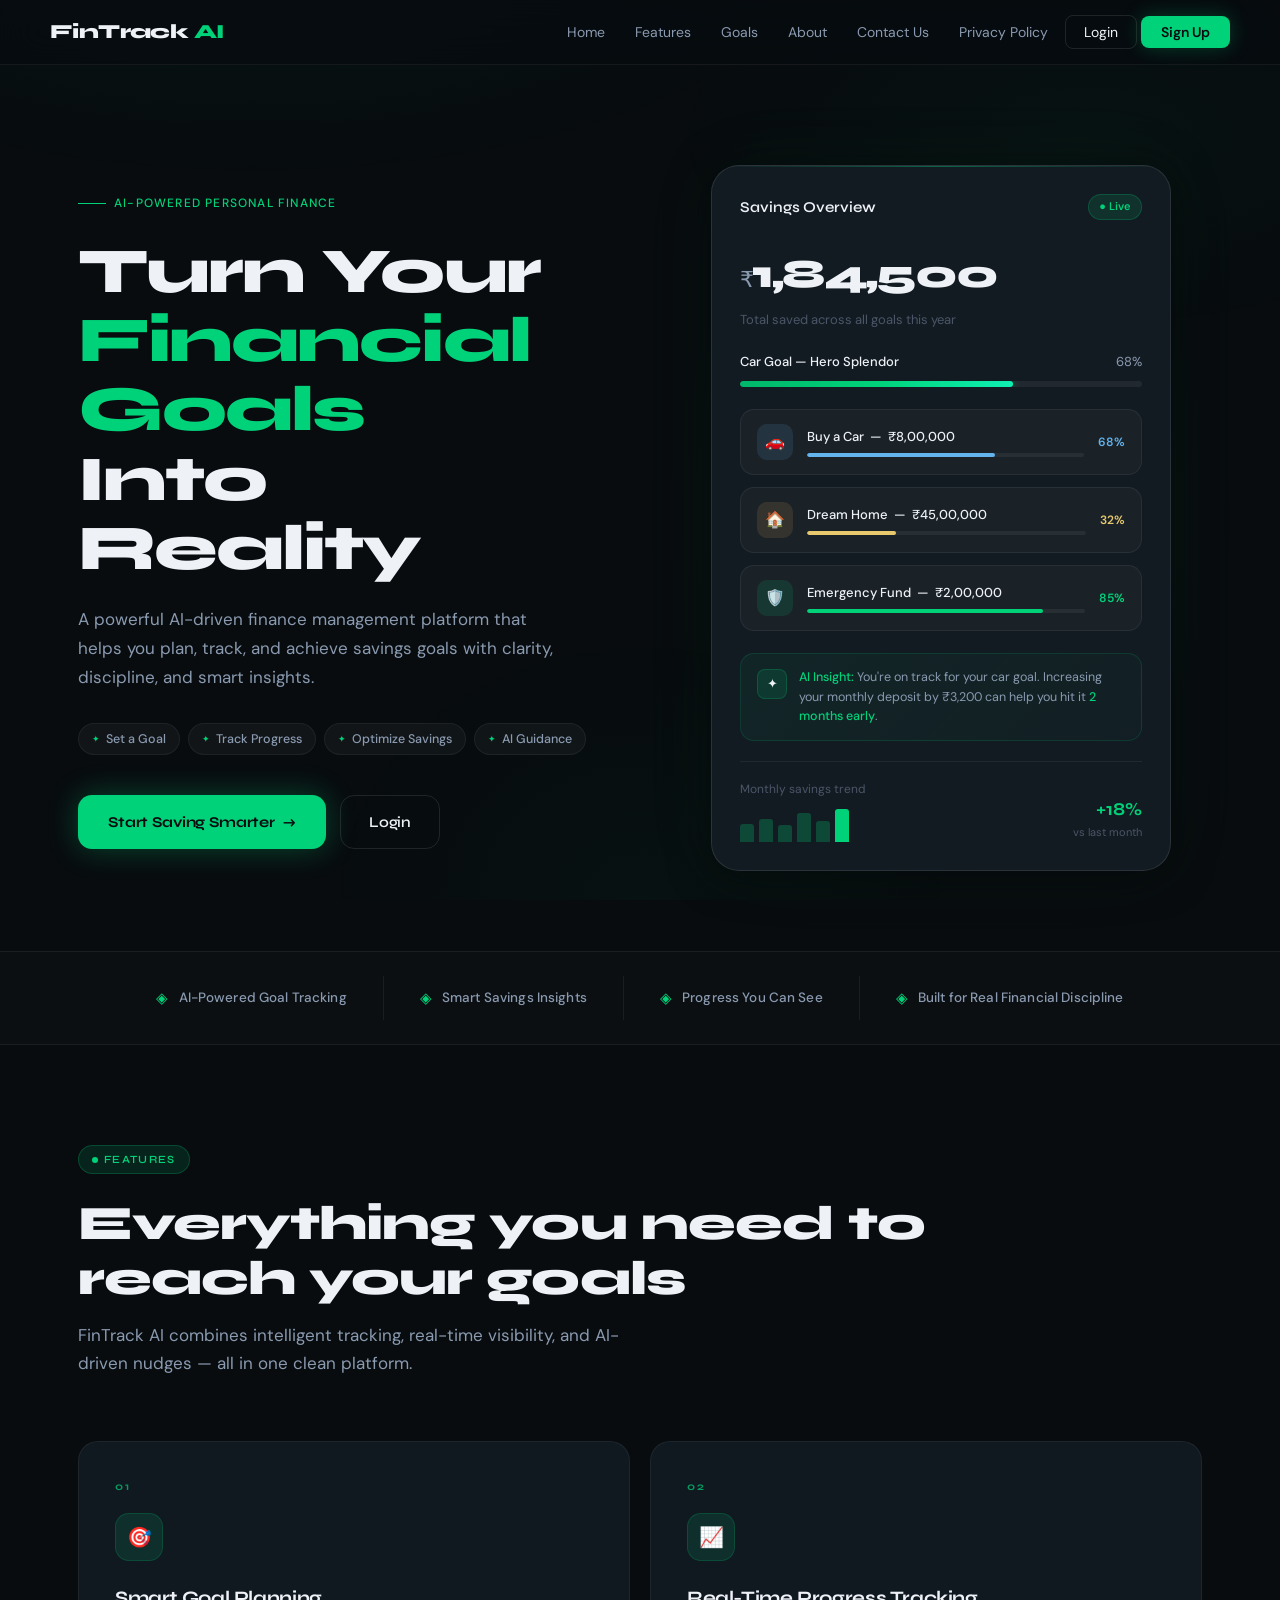
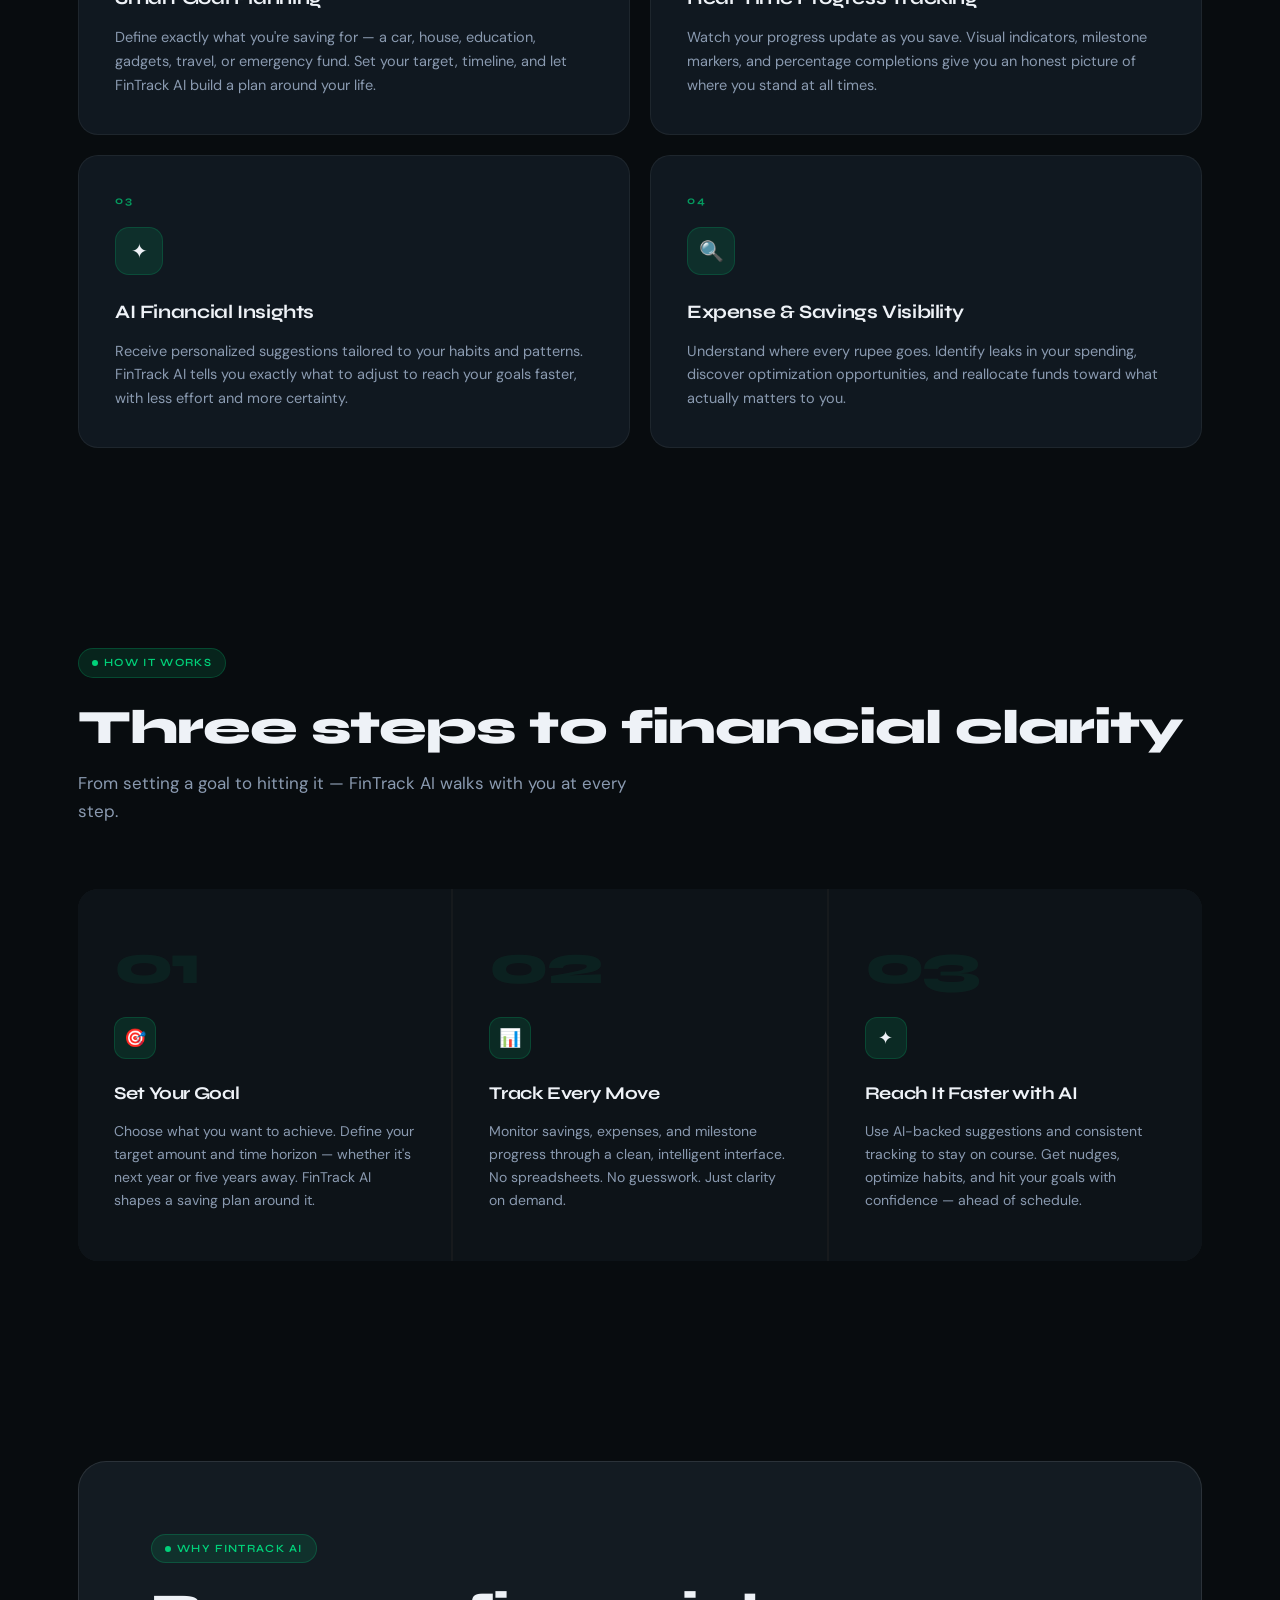
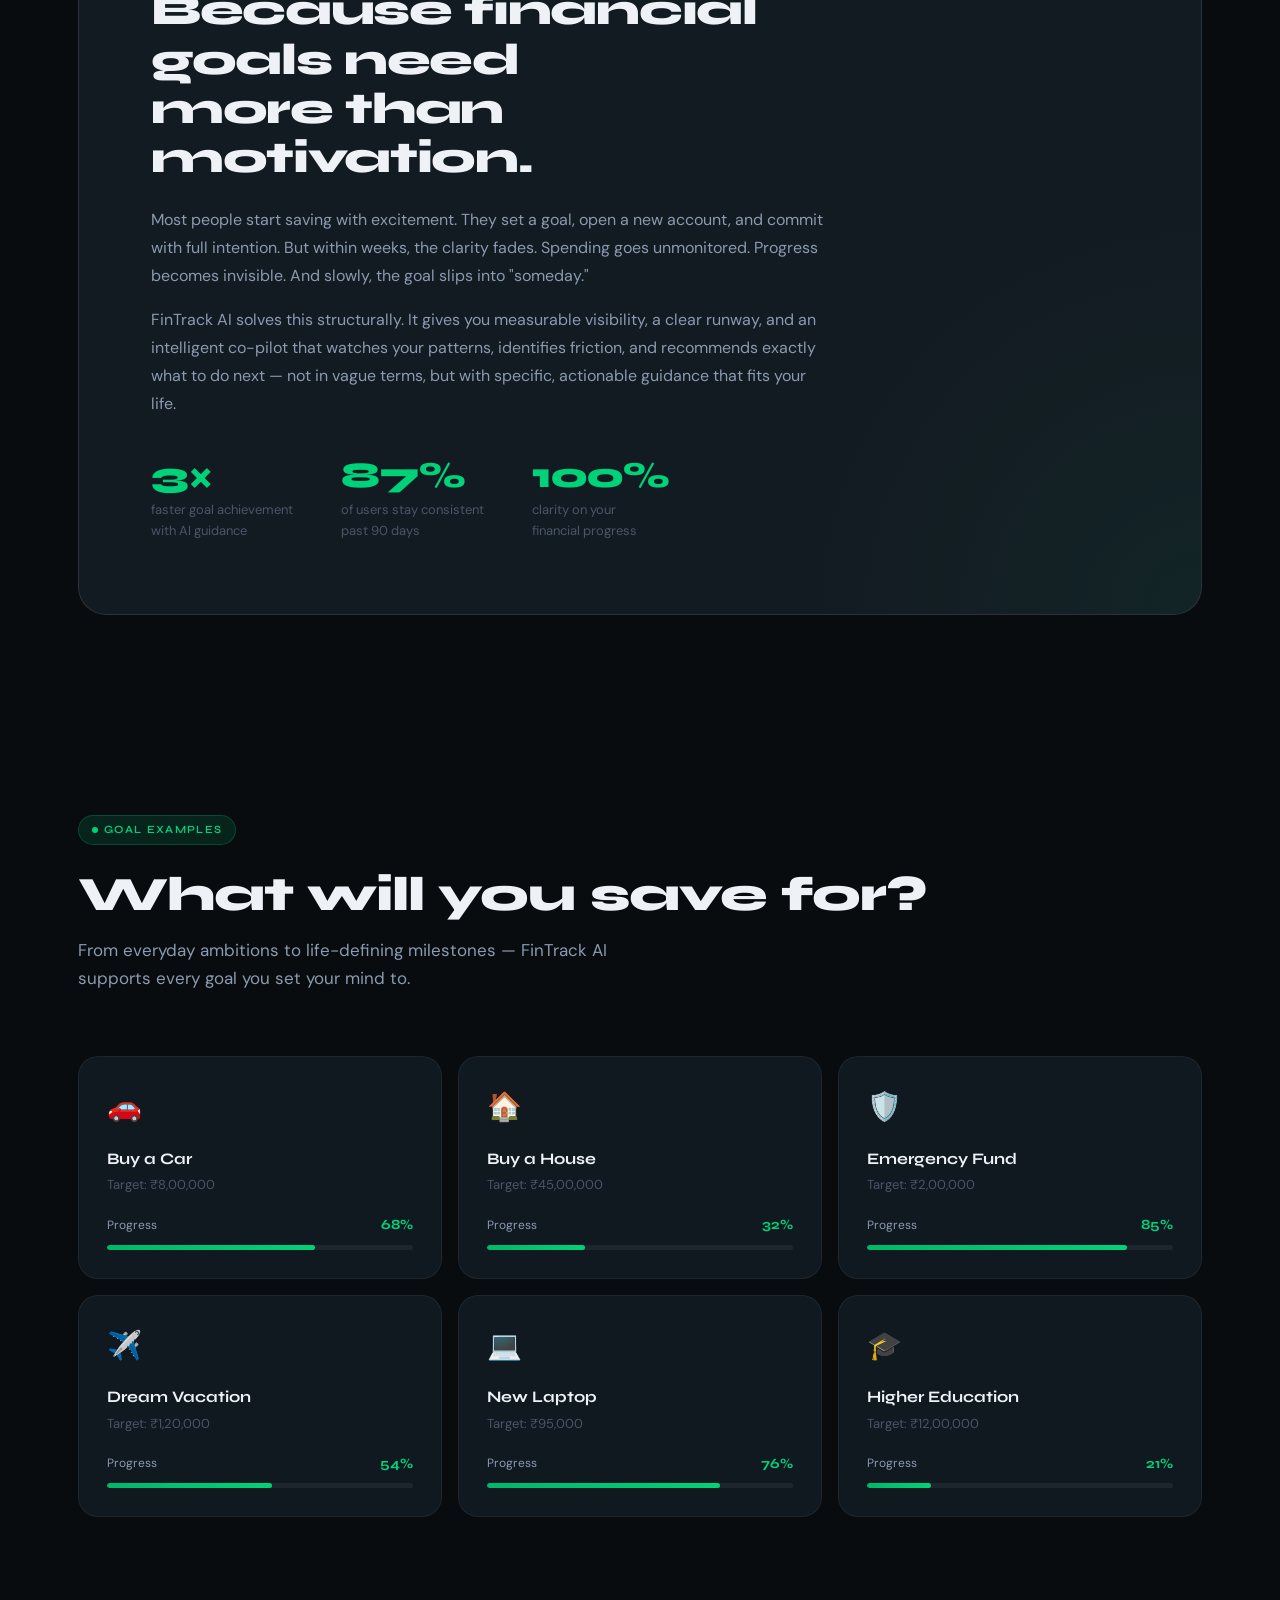
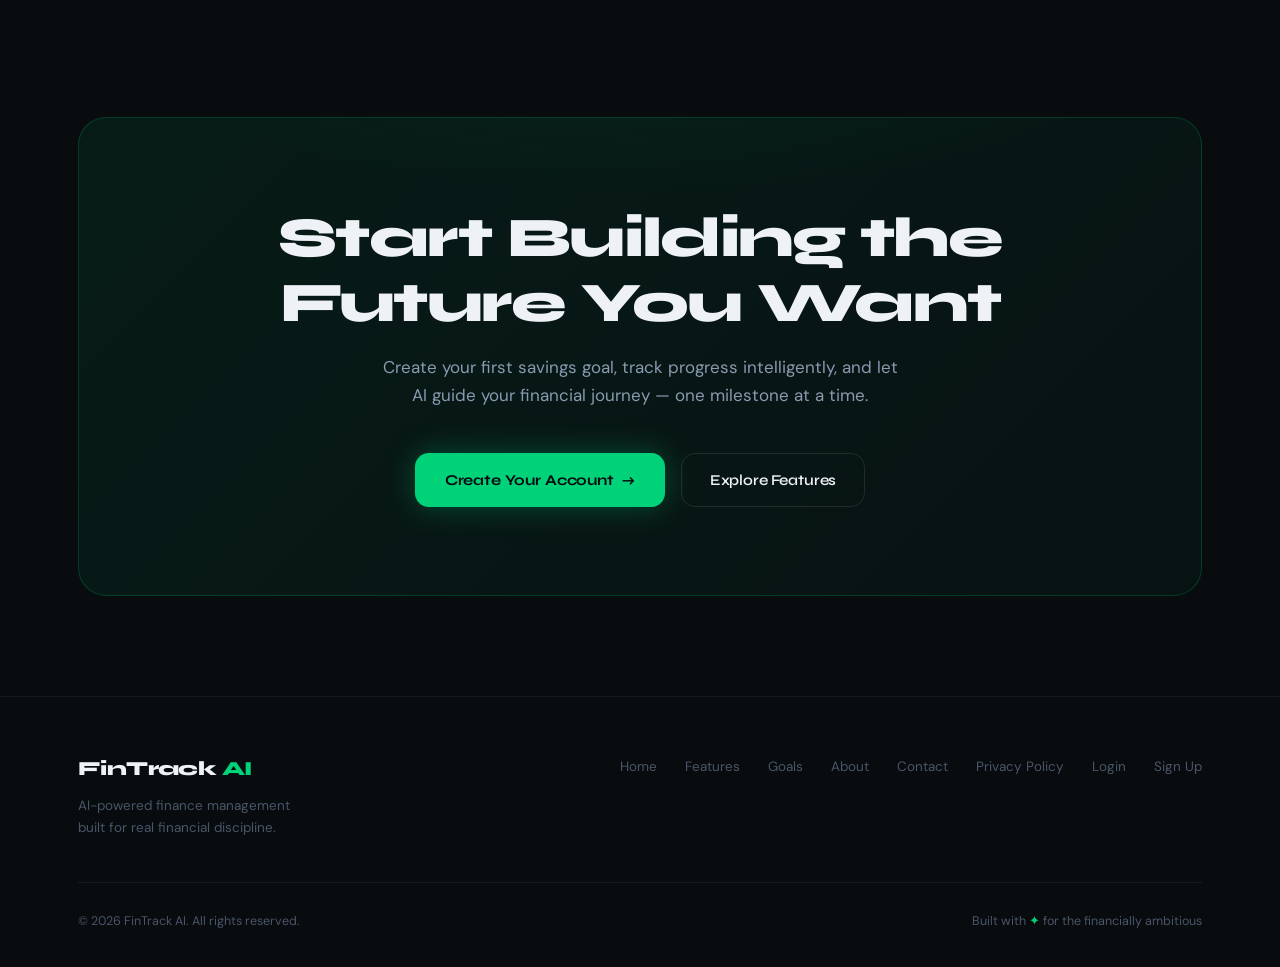
<file: archive/legacy_flask_templates/index.html>
<!DOCTYPE html>
<html lang="en">
<head>
<meta charset="UTF-8">
<meta name="viewport" content="width=device-width, initial-scale=1.0">
<title>FinTrack AI — Turn Financial Goals Into Reality</title>
<style>
  @import url('https://fonts.googleapis.com/css2?family=Syne:wght@400;500;600;700;800&family=DM+Sans:ital,opsz,wght@0,9..40,300;0,9..40,400;0,9..40,500;1,9..40,300&display=swap');

  *, *::before, *::after { box-sizing: border-box; margin: 0; padding: 0; }

  :root {
    --bg-base:        #080c0f;
    --bg-surface:     #0d1318;
    --bg-elevated:    #131b22;
    --bg-card:        #101820;
    --border-subtle:  rgba(255,255,255,0.06);
    --border-mid:     rgba(255,255,255,0.10);
    --accent:         #00d27a;
    --accent-dim:     rgba(0,210,122,0.12);
    --accent-glow:    rgba(0,210,122,0.20);
    --accent-mid:     #00b86a;
    --teal-soft:      #0ff0b3;
    --text-primary:   #eef2f7;
    --text-secondary: #8a9ab0;
    --text-muted:     #4a5568;
    --gold:           #e8c96e;
    --radius-sm:      8px;
    --radius-md:      14px;
    --radius-lg:      20px;
    --radius-xl:      28px;
    --font-display:   'Syne', sans-serif;
    --font-body:      'DM Sans', sans-serif;
    --shadow-card:    0 4px 40px rgba(0,0,0,0.5);
    --shadow-glow:    0 0 60px rgba(0,210,122,0.08);
  }

  html {
    scroll-behavior: smooth;
    -webkit-text-size-adjust: 100%;
  }

  body {
    background: var(--bg-base);
    color: var(--text-primary);
    font-family: var(--font-body);
    font-size: 16px;
    line-height: 1.6;
    overflow-x: hidden;
    -webkit-font-smoothing: antialiased;
    word-wrap: break-word;
  }

  /* ─── BACKGROUND TEXTURE ─── */
  body::before {
    content: '';
    position: fixed;
    inset: 0;
    background:
      radial-gradient(ellipse 80% 50% at 20% -10%, rgba(0,210,122,0.06) 0%, transparent 60%),
      radial-gradient(ellipse 60% 40% at 85% 15%, rgba(0,184,106,0.04) 0%, transparent 55%),
      radial-gradient(ellipse 50% 60% at 50% 100%, rgba(0,210,122,0.03) 0%, transparent 50%);
    pointer-events: none;
    z-index: 0;
  }

  /* ─── UTILITY ─── */
  .container {
    width: 100%;
    max-width: 1180px;
    margin: 0 auto;
    padding: 0 28px;
  }

  .tag {
    display: inline-flex; align-items: center; gap: 6px;
    font-family: var(--font-display); font-size: 11px; font-weight: 600;
    letter-spacing: 0.12em; text-transform: uppercase;
    color: var(--accent); background: var(--accent-dim);
    border: 1px solid rgba(0,210,122,0.22);
    padding: 5px 13px; border-radius: 100px;
    margin-bottom: 22px;
    max-width: 100%;
  }
  .tag::before { content: ''; display: block; width: 6px; height: 6px; border-radius: 50%; background: var(--accent); }

  h1,h2,h3,h4 { font-family: var(--font-display); line-height: 1.15; }

  .section-heading {
    font-size: clamp(30px, 4vw, 48px);
    font-weight: 800;
    letter-spacing: -0.02em;
    margin-bottom: 14px;
    color: var(--text-primary);
    word-break: break-word;
  }
  .section-sub {
    font-size: 17px;
    color: var(--text-secondary);
    max-width: 560px;
    line-height: 1.65;
  }
  .text-accent { color: var(--accent); }
  .section { position: relative; z-index: 1; }

  /* ─── NAVBAR ─── */
  .navbar {
    position: sticky; top: 0; z-index: 100;
    padding: 0 28px;
    border-bottom: 1px solid var(--border-subtle);
    backdrop-filter: blur(20px) saturate(180%);
    -webkit-backdrop-filter: blur(20px) saturate(180%);
    background: rgba(8,12,15,0.82);
  }
  .nav-inner {
    max-width: 1180px; margin: 0 auto;
    display: flex; align-items: center; justify-content: space-between;
    height: 64px;
    gap: 16px;
  }
  .nav-logo {
    font-family: var(--font-display); font-weight: 800; font-size: 20px;
    color: var(--text-primary); text-decoration: none; letter-spacing: -0.03em;
    flex-shrink: 0;
  }
  .nav-logo span { color: var(--accent); }
  .nav-links {
    display: flex; align-items: center; gap: 4px;
    list-style: none;
  }
  .nav-links a {
    font-size: 14px; font-weight: 400;
    color: var(--text-secondary); text-decoration: none;
    padding: 7px 13px; border-radius: var(--radius-sm);
    transition: color 0.2s, background 0.2s;
  }
  .nav-links a:hover { color: var(--text-primary); background: rgba(255,255,255,0.05); }
  .nav-btn-login {
    font-size: 14px; font-weight: 500;
    color: var(--text-primary) !important;
    border: 1px solid var(--border-mid);
    padding: 7px 18px !important;
    border-radius: var(--radius-sm) !important;
    background: transparent !important;
    transition: border-color 0.2s, background 0.2s !important;
  }
  .nav-btn-login:hover { border-color: rgba(255,255,255,0.22) !important; background: rgba(255,255,255,0.06) !important; }
  .nav-btn-signup {
    font-size: 14px; font-weight: 600 !important;
    color: var(--bg-base) !important; background: var(--accent) !important;
    padding: 7px 20px !important; border-radius: var(--radius-sm) !important;
    border: none !important;
    transition: background 0.2s, transform 0.15s, box-shadow 0.2s !important;
    box-shadow: 0 0 20px rgba(0,210,122,0.25);
  }
  .nav-btn-signup:hover { background: var(--teal-soft) !important; box-shadow: 0 0 32px rgba(0,210,122,0.45) !important; transform: translateY(-1px) !important; }

  /* Mobile nav toggle */
  .nav-toggle { display: none; flex-direction: column; gap: 5px; cursor: pointer; padding: 8px; flex-shrink: 0; }
  .nav-toggle span { display: block; width: 22px; height: 2px; background: var(--text-primary); border-radius: 2px; transition: 0.3s; }

  /* ─── HERO ─── */
  .hero {
    min-height: calc(100vh - 64px);
    display: flex; align-items: center;
    padding: 100px 0 80px;
    position: relative; z-index: 1;
    overflow: hidden;
  }
  .hero-inner {
    display: grid; grid-template-columns: minmax(0, 1fr) minmax(0, 1fr);
    gap: 80px; align-items: center;
  }
  .hero-left,
  .hero-visual {
    min-width: 0;
  }
  .hero-eyebrow {
    display: inline-flex; align-items: center; gap: 8px;
    font-size: 12px; font-weight: 500; letter-spacing: 0.1em;
    text-transform: uppercase; color: var(--accent);
    margin-bottom: 24px;
    flex-wrap: wrap;
  }
  .hero-eyebrow span {
    display: inline-block; width: 28px; height: 1px; background: var(--accent);
  }
  .hero-h1 {
    font-size: clamp(38px, 5vw, 66px);
    font-weight: 800; letter-spacing: -0.03em;
    margin-bottom: 22px;
    color: var(--text-primary);
    line-height: 1.08;
    word-break: break-word;
  }
  .hero-h1 em { font-style: normal; color: var(--accent); }
  .hero-sub {
    font-size: 17px; color: var(--text-secondary);
    max-width: 480px; margin-bottom: 32px; line-height: 1.7;
  }
  .hero-pills {
    display: flex; flex-wrap: wrap; gap: 8px;
    margin-bottom: 40px;
  }
  .hero-pill {
    font-size: 12.5px; font-weight: 500;
    color: var(--text-secondary);
    background: rgba(255,255,255,0.04);
    border: 1px solid var(--border-subtle);
    padding: 5px 13px; border-radius: 100px;
    display: flex; align-items: center; gap: 6px;
    max-width: 100%;
  }
  .hero-pill::before { content: '✦'; font-size: 9px; color: var(--accent); }
  .hero-ctas { display: flex; gap: 14px; flex-wrap: wrap; }
  .btn-primary {
    display: inline-flex; align-items: center; justify-content: center; gap: 8px;
    padding: 14px 30px; border-radius: var(--radius-md);
    background: var(--accent); color: var(--bg-base);
    font-family: var(--font-display); font-weight: 700; font-size: 15px;
    text-decoration: none; border: none; cursor: pointer;
    transition: background 0.2s, box-shadow 0.2s, transform 0.15s;
    box-shadow: 0 0 30px rgba(0,210,122,0.3);
    letter-spacing: -0.01em;
    text-align: center;
  }
  .btn-primary:hover { background: var(--teal-soft); box-shadow: 0 0 50px rgba(0,210,122,0.5); transform: translateY(-2px); }
  .btn-primary .arrow { transition: transform 0.2s; }
  .btn-primary:hover .arrow { transform: translateX(4px); }
  .btn-secondary {
    display: inline-flex; align-items: center; justify-content: center; gap: 8px;
    padding: 14px 28px; border-radius: var(--radius-md);
    background: transparent; color: var(--text-primary);
    font-family: var(--font-display); font-weight: 600; font-size: 15px;
    text-decoration: none; border: 1px solid var(--border-mid); cursor: pointer;
    transition: border-color 0.2s, background 0.2s, transform 0.15s;
    letter-spacing: -0.01em;
    text-align: center;
  }
  .btn-secondary:hover { border-color: rgba(255,255,255,0.25); background: rgba(255,255,255,0.05); transform: translateY(-2px); }

  /* ─── DASHBOARD MOCK ─── */
  .hero-visual {
    display: flex; justify-content: center; align-items: center;
    position: relative;
    width: 100%;
  }
  .hero-visual::before {
    content: '';
    position: absolute; inset: -40px;
    background: radial-gradient(ellipse at center, rgba(0,210,122,0.07) 0%, transparent 70%);
    pointer-events: none;
  }
  .dashboard-card {
    width: 100%; max-width: 460px;
    background: var(--bg-elevated);
    border: 1px solid var(--border-mid);
    border-radius: var(--radius-xl);
    padding: 28px;
    box-shadow: var(--shadow-card), 0 0 80px rgba(0,210,122,0.06);
    position: relative; overflow: hidden;
  }
  .dashboard-card::before {
    content: '';
    position: absolute; top: 0; left: 0; right: 0; height: 1px;
    background: linear-gradient(90deg, transparent, rgba(0,210,122,0.4), transparent);
  }
  .dc-header {
    display: flex; justify-content: space-between; align-items: center;
    gap: 12px;
    margin-bottom: 22px;
    flex-wrap: wrap;
  }
  .dc-title { font-family: var(--font-display); font-size: 15px; font-weight: 600; color: var(--text-primary); }
  .dc-badge {
    font-size: 11px; font-weight: 600;
    background: var(--accent-dim); color: var(--accent);
    border: 1px solid rgba(0,210,122,0.22);
    padding: 3px 10px; border-radius: 100px;
  }
  .dc-amount {
    font-family: var(--font-display); font-size: 40px; font-weight: 800;
    letter-spacing: -0.04em; color: var(--text-primary);
    margin-bottom: 4px;
    word-break: break-word;
  }
  .dc-amount span { font-size: 22px; color: var(--text-secondary); font-weight: 500; }
  .dc-subtitle { font-size: 13px; color: var(--text-muted); margin-bottom: 22px; }
  .dc-goal-label {
    display: flex; justify-content: space-between;
    gap: 10px;
    font-size: 13px; color: var(--text-secondary); margin-bottom: 8px;
    flex-wrap: wrap;
  }
  .dc-goal-label strong { color: var(--text-primary); font-weight: 500; }
  .progress-track {
    height: 6px; background: rgba(255,255,255,0.06);
    border-radius: 100px; margin-bottom: 22px; overflow: hidden;
  }
  .progress-fill {
    height: 100%; border-radius: 100px;
    background: linear-gradient(90deg, var(--accent-mid), var(--accent), var(--teal-soft));
    box-shadow: 0 0 10px rgba(0,210,122,0.5);
    animation: fillBar 2s ease-out forwards;
  }
  @keyframes fillBar { from { width: 0; } }
  .dc-goals { display: flex; flex-direction: column; gap: 12px; margin-bottom: 22px; }
  .dc-goal-item {
    background: rgba(255,255,255,0.03);
    border: 1px solid var(--border-subtle);
    border-radius: var(--radius-md);
    padding: 14px 16px;
    display: flex; align-items: center; gap: 14px;
    min-width: 0;
  }
  .dc-goal-icon {
    width: 36px; height: 36px; border-radius: 10px;
    display: flex; align-items: center; justify-content: center;
    font-size: 16px; flex-shrink: 0;
  }
  .icon-car { background: rgba(99,179,237,0.12); }
  .icon-house { background: rgba(246,173,85,0.12); }
  .icon-emergency { background: rgba(0,210,122,0.12); }
  .dc-goal-info { flex: 1; min-width: 0; }
  .dc-goal-name { font-size: 13px; font-weight: 500; color: var(--text-primary); margin-bottom: 5px; word-break: break-word; }
  .mini-track { height: 4px; background: rgba(255,255,255,0.06); border-radius: 100px; overflow: hidden; }
  .mini-fill-car  { height: 100%; border-radius: 100px; background: #63b3ed; width: 68%; }
  .mini-fill-house{ height: 100%; border-radius: 100px; background: var(--gold); width: 32%; }
  .mini-fill-em   { height: 100%; border-radius: 100px; background: var(--accent); width: 85%; }
  .dc-goal-pct { font-size: 12px; font-weight: 600; flex-shrink: 0; }
  .pct-blue { color: #63b3ed; }
  .pct-gold { color: var(--gold); }
  .pct-green { color: var(--accent); }
  .dc-ai-tip {
    background: linear-gradient(135deg, rgba(0,210,122,0.06), rgba(0,210,122,0.02));
    border: 1px solid rgba(0,210,122,0.15);
    border-radius: var(--radius-md); padding: 14px 16px;
    display: flex; gap: 12px; align-items: flex-start;
    min-width: 0;
  }
  .ai-icon {
    width: 30px; height: 30px; border-radius: 8px;
    background: var(--accent-dim); border: 1px solid rgba(0,210,122,0.2);
    display: flex; align-items: center; justify-content: center;
    font-size: 13px; flex-shrink: 0; margin-top: 1px;
  }
  .ai-tip-text { font-size: 12.5px; color: var(--text-secondary); line-height: 1.55; }
  .ai-tip-text strong { color: var(--accent); font-weight: 500; }
  .dc-trend {
    margin-top: 20px; padding-top: 18px;
    border-top: 1px solid var(--border-subtle);
    display: flex; justify-content: space-between; align-items: flex-end;
    gap: 16px;
    flex-wrap: wrap;
  }
  .dc-trend-label { font-size: 12px; color: var(--text-muted); margin-bottom: 6px; }
  .dc-trend-bars { display: flex; align-items: flex-end; gap: 5px; height: 36px; }
  .trend-bar {
    width: 14px; border-radius: 3px 3px 0 0;
    background: rgba(0,210,122,0.25);
    transition: background 0.2s;
  }
  .trend-bar.active { background: var(--accent); }
  .trend-bar:hover { background: var(--teal-soft); }
  .dc-trend-stat { text-align: right; }
  .dc-trend-val { font-family: var(--font-display); font-size: 18px; font-weight: 700; color: var(--accent); }
  .dc-trend-desc { font-size: 11px; color: var(--text-muted); }

  /* ─── TRUST STRIP ─── */
  .trust-strip {
    padding: 24px 0;
    border-top: 1px solid var(--border-subtle);
    border-bottom: 1px solid var(--border-subtle);
    background: rgba(255,255,255,0.015);
    position: relative; z-index: 1;
  }
  .trust-inner {
    display: flex; justify-content: center; align-items: center;
    flex-wrap: wrap; gap: 0;
  }
  .trust-item {
    display: flex; align-items: center; justify-content: center; gap: 10px;
    padding: 10px 36px;
    font-size: 13.5px; font-weight: 500; color: var(--text-secondary);
    border-right: 1px solid var(--border-subtle);
    letter-spacing: 0.01em;
    text-align: center;
  }
  .trust-item:last-child { border-right: none; }
  .trust-item .ti-icon { font-size: 15px; color: var(--accent); flex-shrink: 0; }

  /* ─── FEATURES ─── */
  .features { padding: 100px 0; position: relative; z-index: 1; }
  .section-header { margin-bottom: 64px; }
  .features-grid {
    display: grid; grid-template-columns: repeat(2, minmax(0, 1fr));
    gap: 20px;
  }
  .feature-card {
    background: var(--bg-card);
    border: 1px solid var(--border-subtle);
    border-radius: var(--radius-lg);
    padding: 36px; position: relative; overflow: hidden;
    transition: border-color 0.25s, transform 0.25s, box-shadow 0.25s;
    cursor: default;
    min-width: 0;
  }
  .feature-card::before {
    content: '';
    position: absolute; inset: 0;
    background: radial-gradient(ellipse 60% 60% at 0% 0%, rgba(0,210,122,0.04) 0%, transparent 70%);
    opacity: 0; transition: opacity 0.3s;
  }
  .feature-card:hover { border-color: rgba(0,210,122,0.22); transform: translateY(-4px); box-shadow: 0 20px 60px rgba(0,0,0,0.4), 0 0 40px rgba(0,210,122,0.05); }
  .feature-card:hover::before { opacity: 1; }
  .feature-number {
    font-family: var(--font-display); font-size: 11px; font-weight: 700;
    letter-spacing: 0.15em; color: var(--accent);
    text-transform: uppercase; margin-bottom: 18px;
    opacity: 0.7;
  }
  .feature-icon {
    width: 48px; height: 48px; border-radius: 14px;
    background: var(--accent-dim); border: 1px solid rgba(0,210,122,0.18);
    display: flex; align-items: center; justify-content: center;
    font-size: 20px; margin-bottom: 22px;
  }
  .feature-title {
    font-family: var(--font-display); font-size: 19px; font-weight: 700;
    color: var(--text-primary); margin-bottom: 12px; letter-spacing: -0.02em;
    word-break: break-word;
  }
  .feature-desc { font-size: 14.5px; color: var(--text-secondary); line-height: 1.65; }

  /* ─── HOW IT WORKS ─── */
  .hiw { padding: 100px 0; position: relative; z-index: 1; }
  .hiw-grid {
    display: grid; grid-template-columns: repeat(3, minmax(0, 1fr));
    gap: 2px; margin-top: 64px;
    background: var(--border-subtle); border-radius: var(--radius-lg);
    overflow: hidden;
  }
  .hiw-step {
    background: var(--bg-surface); padding: 48px 36px;
    position: relative;
    transition: background 0.25s;
    min-width: 0;
  }
  .hiw-step:hover { background: var(--bg-elevated); }
  .hiw-step-num {
    font-family: var(--font-display); font-size: 56px; font-weight: 800;
    color: rgba(0,210,122,0.08); line-height: 1;
    margin-bottom: 24px; letter-spacing: -0.05em;
  }
  .hiw-step-icon {
    width: 42px; height: 42px; border-radius: 12px;
    background: var(--accent-dim); border: 1px solid rgba(0,210,122,0.18);
    display: flex; align-items: center; justify-content: center;
    font-size: 18px; margin-bottom: 20px;
  }
  .hiw-step-title {
    font-family: var(--font-display); font-size: 18px; font-weight: 700;
    color: var(--text-primary); margin-bottom: 12px; letter-spacing: -0.02em;
  }
  .hiw-step-desc { font-size: 14px; color: var(--text-secondary); line-height: 1.65; }

  /* ─── WHY SECTION ─── */
  .why { padding: 100px 0; position: relative; z-index: 1; }
  .why-inner {
    background: var(--bg-elevated);
    border: 1px solid var(--border-mid);
    border-radius: var(--radius-xl);
    padding: 72px; position: relative; overflow: hidden;
  }
  .why-inner::before {
    content: '';
    position: absolute; top: -1px; left: 50%; transform: translateX(-50%);
    width: 200px; height: 1px;
    background: linear-gradient(90deg, transparent, var(--accent), transparent);
  }
  .why-inner::after {
    content: '';
    position: absolute; bottom: 0; right: 0;
    width: 400px; height: 400px;
    background: radial-gradient(ellipse at bottom right, rgba(0,210,122,0.05) 0%, transparent 70%);
    pointer-events: none;
  }
  .why-content { max-width: 680px; position: relative; z-index: 1; }
  .why-heading {
    font-size: clamp(28px, 3.5vw, 44px); font-weight: 800;
    letter-spacing: -0.03em; margin-bottom: 24px; line-height: 1.12;
    word-break: break-word;
  }
  .why-text { font-size: 16px; color: var(--text-secondary); line-height: 1.75; margin-bottom: 16px; }
  .why-stats {
    display: flex; gap: 48px; margin-top: 40px;
    flex-wrap: wrap;
  }
  .why-stat {}
  .why-stat-val {
    font-family: var(--font-display); font-size: 36px; font-weight: 800;
    color: var(--accent); letter-spacing: -0.04em; line-height: 1;
    margin-bottom: 6px;
  }
  .why-stat-label { font-size: 13px; color: var(--text-muted); }

  /* ─── GOAL SHOWCASE ─── */
  .showcase { padding: 100px 0; position: relative; z-index: 1; }
  .goals-grid {
    display: grid; grid-template-columns: repeat(3, minmax(0, 1fr));
    gap: 16px; margin-top: 64px;
  }
  .goal-card {
    background: var(--bg-card);
    border: 1px solid var(--border-subtle);
    border-radius: var(--radius-lg); padding: 28px;
    transition: border-color 0.25s, transform 0.25s, box-shadow 0.25s;
    cursor: default;
    min-width: 0;
  }
  .goal-card:hover { border-color: rgba(0,210,122,0.2); transform: translateY(-4px); box-shadow: 0 16px 48px rgba(0,0,0,0.35); }
  .goal-emoji { font-size: 28px; margin-bottom: 16px; display: block; }
  .goal-name {
    font-family: var(--font-display); font-size: 16px; font-weight: 700;
    color: var(--text-primary); margin-bottom: 4px;
    word-break: break-word;
  }
  .goal-target { font-size: 13px; color: var(--text-muted); margin-bottom: 18px; }
  .goal-progress-row { display: flex; justify-content: space-between; align-items: center; gap: 12px; margin-bottom: 8px; flex-wrap: wrap; }
  .goal-pct-label { font-size: 12px; color: var(--text-secondary); }
  .goal-pct-val { font-family: var(--font-display); font-size: 14px; font-weight: 700; color: var(--accent); }
  .goal-track { height: 5px; background: rgba(255,255,255,0.06); border-radius: 100px; overflow: hidden; }
  .goal-fill { height: 100%; border-radius: 100px; background: linear-gradient(90deg, var(--accent-mid), var(--accent)); }

  /* ─── CTA SECTION ─── */
  .cta-section { padding: 100px 0; position: relative; z-index: 1; }
  .cta-box {
    background: linear-gradient(135deg, rgba(0,210,122,0.08), rgba(0,184,106,0.04));
    border: 1px solid rgba(0,210,122,0.2);
    border-radius: var(--radius-xl);
    padding: 88px 72px; text-align: center; position: relative; overflow: hidden;
  }
  .cta-box::before {
    content: '';
    position: absolute; top: -1px; left: 50%; transform: translateX(-50%);
    width: 300px; height: 1px;
    background: linear-gradient(90deg, transparent, var(--accent), transparent);
  }
  .cta-box::after {
    content: '';
    position: absolute; inset: 0;
    background: radial-gradient(ellipse 80% 60% at 50% -20%, rgba(0,210,122,0.07) 0%, transparent 60%);
    pointer-events: none;
  }
  .cta-heading {
    font-size: clamp(32px, 4.5vw, 56px); font-weight: 800;
    letter-spacing: -0.03em; margin-bottom: 18px; position: relative; z-index: 1;
    word-break: break-word;
  }
  .cta-sub {
    font-size: 17px; color: var(--text-secondary);
    max-width: 520px; margin: 0 auto 44px; line-height: 1.65; position: relative; z-index: 1;
  }
  .cta-btns { display: flex; justify-content: center; gap: 16px; flex-wrap: wrap; position: relative; z-index: 1; }

  /* ─── FOOTER ─── */
  footer {
    padding: 56px 0 36px;
    border-top: 1px solid var(--border-subtle);
    position: relative; z-index: 1;
  }
  .footer-inner {
    display: flex; justify-content: space-between; align-items: flex-start;
    flex-wrap: wrap; gap: 32px; margin-bottom: 44px;
  }
  .footer-brand {}
  .footer-logo {
    font-family: var(--font-display); font-size: 20px; font-weight: 800;
    color: var(--text-primary); text-decoration: none; letter-spacing: -0.03em;
    display: block; margin-bottom: 10px;
  }
  .footer-logo span { color: var(--accent); }
  .footer-tagline { font-size: 13.5px; color: var(--text-muted); max-width: 220px; line-height: 1.6; }
  .footer-links { display: flex; flex-wrap: wrap; gap: 8px 28px; list-style: none; align-items: center; }
  .footer-links a { font-size: 13.5px; color: var(--text-muted); text-decoration: none; transition: color 0.2s; }
  .footer-links a:hover { color: var(--text-primary); }
  .footer-bottom {
    padding-top: 28px; border-top: 1px solid var(--border-subtle);
    display: flex; justify-content: space-between; align-items: center; flex-wrap: wrap; gap: 12px;
  }
  .footer-copy { font-size: 12.5px; color: var(--text-muted); }
  .footer-accent { font-size: 12.5px; color: var(--text-muted); }
  .footer-accent span { color: var(--accent); }

  /* ─── RESPONSIVE ─── */
  @media (max-width: 1200px) {
    .container,
    .nav-inner {
      max-width: 100%;
    }
  }

  @media (max-width: 1024px) {
    .container {
      padding: 0 24px;
    }

    .hero-inner { grid-template-columns: 1fr; gap: 60px; }
    .hero-visual { max-width: 500px; margin: 0 auto; width: 100%; }
    .dashboard-card { max-width: 100%; }
    .features-grid { grid-template-columns: 1fr; }
    .goals-grid { grid-template-columns: repeat(2, minmax(0, 1fr)); }
    .why-inner { padding: 48px; }
    .cta-box { padding: 60px 40px; }
  }

  @media (max-width: 768px) {
    .container {
      padding: 0 20px;
    }

    .navbar {
      padding: 0 20px;
    }

    .nav-links {
      display: none;
      flex-direction: column;
      gap: 2px;
      position: absolute;
      top: 64px;
      left: 0;
      right: 0;
      background: rgba(8,12,15,0.98);
      border-bottom: 1px solid var(--border-subtle);
      padding: 12px 20px 20px;
      backdrop-filter: blur(20px);
      -webkit-backdrop-filter: blur(20px);
    }
    .nav-links.open { display: flex; }
    .nav-links li { width: 100%; }
    .nav-links a { display: block; width: 100%; padding: 10px 14px; }
    .nav-toggle { display: flex; }
    .navbar { position: sticky; }

    .hero {
      min-height: auto;
      padding: 72px 0 64px;
    }

    .hero-sub,
    .section-sub,
    .cta-sub {
      max-width: 100%;
    }

    .dashboard-card {
      padding: 22px;
    }

    .dc-amount {
      font-size: 34px;
    }

    .hiw-grid { grid-template-columns: 1fr; }
    .goals-grid { grid-template-columns: 1fr; }

    .trust-item {
      padding: 10px 20px;
      font-size: 12.5px;
      border-right: none;
      border-bottom: 1px solid var(--border-subtle);
      width: 50%;
    }
    .trust-item:last-child,
    .trust-item:nth-last-child(2):nth-child(odd) { border-bottom: none; }

    .why-inner { padding: 36px 28px; }
    .why-stats { gap: 32px; }
    .cta-box { padding: 48px 28px; }
    .footer-inner { flex-direction: column; }
    .footer-bottom { flex-direction: column; align-items: flex-start; }
  }

  @media (max-width: 600px) {
    .dc-goal-item {
      align-items: flex-start;
    }

    .dc-trend {
      align-items: flex-start;
    }

    .dc-trend-stat {
      text-align: left;
    }

    .trust-item {
      width: 100%;
      border-bottom: 1px solid var(--border-subtle);
    }

    .trust-item:last-child {
      border-bottom: none;
    }
  }

  @media (max-width: 480px) {
    .container {
      padding: 0 16px;
    }

    .navbar {
      padding: 0 16px;
    }

    .hero { padding: 60px 0 60px; }
    .features, .hiw, .why, .showcase, .cta-section { padding: 70px 0; }

    .hero-ctas,
    .cta-btns {
      flex-direction: column;
    }

    .btn-primary,
    .btn-secondary {
      width: 100%;
      justify-content: center;
    }

    .dashboard-card,
    .feature-card,
    .goal-card,
    .hiw-step {
      padding-left: 20px;
      padding-right: 20px;
    }

    .why-inner,
    .cta-box {
      padding-left: 20px;
      padding-right: 20px;
    }

    .dc-amount {
      font-size: 30px;
    }

    .dc-amount span {
      font-size: 18px;
    }

    .why-stat-val {
      font-size: 30px;
    }

    .hiw-step-num {
      font-size: 48px;
    }
  }
</style>
</head>
<body>

<!-- ───────────── NAVBAR ───────────── -->
<nav class="navbar">
  <div class="nav-inner">
    <a href="/" class="nav-logo">FinTrack <span>AI</span></a>
    <div class="nav-toggle" id="navToggle" aria-label="Toggle menu" role="button" tabindex="0">
      <span></span><span></span><span></span>
    </div>
    <ul class="nav-links" id="navLinks">
      <li><a href="/">Home</a></li>
      <li><a href="/features">Features</a></li>
      <li><a href="/goals">Goals</a></li>
      <li><a href="/about">About</a></li>
      <li><a href="/contact">Contact Us</a></li>
      <li><a href="/privacy">Privacy Policy</a></li>
      <li><a href="/login" class="nav-btn-login">Login</a></li>
      <li><a href="/signup" class="nav-btn-signup">Sign Up</a></li>
    </ul>
  </div>
</nav>

<!-- ───────────── HERO ───────────── -->
<section class="hero section">
  <div class="container">
    <div class="hero-inner">
      <!-- LEFT -->
      <div class="hero-left">
        <div class="hero-eyebrow"><span></span>AI-Powered Personal Finance</div>
        <h1 class="hero-h1">Turn Your<br><em>Financial Goals</em><br>Into Reality</h1>
        <p class="hero-sub">A powerful AI-driven finance management platform that helps you plan, track, and achieve savings goals with clarity, discipline, and smart insights.</p>
        <div class="hero-pills">
          <span class="hero-pill">Set a Goal</span>
          <span class="hero-pill">Track Progress</span>
          <span class="hero-pill">Optimize Savings</span>
          <span class="hero-pill">AI Guidance</span>
        </div>
        <div class="hero-ctas">
          <a href="/signup" class="btn-primary">Start Saving Smarter <span class="arrow">→</span></a>
          <a href="/login" class="btn-secondary">Login</a>
        </div>
      </div>
      <!-- RIGHT: DASHBOARD MOCK -->
      <div class="hero-visual">
        <div class="dashboard-card">
          <div class="dc-header">
            <div class="dc-title">Savings Overview</div>
            <div class="dc-badge">● Live</div>
          </div>
          <div class="dc-amount"><span>₹</span>1,84,500</div>
          <div class="dc-subtitle">Total saved across all goals this year</div>

          <div class="dc-goal-label">
            <strong>Car Goal — Hero Splendor</strong>
            <span>68%</span>
          </div>
          <div class="progress-track">
            <div class="progress-fill" style="width:68%"></div>
          </div>

          <div class="dc-goals">
            <div class="dc-goal-item">
              <div class="dc-goal-icon icon-car">🚗</div>
              <div class="dc-goal-info">
                <div class="dc-goal-name">Buy a Car &nbsp;—&nbsp; ₹8,00,000</div>
                <div class="mini-track"><div class="mini-fill-car"></div></div>
              </div>
              <div class="dc-goal-pct pct-blue">68%</div>
            </div>
            <div class="dc-goal-item">
              <div class="dc-goal-icon icon-house">🏠</div>
              <div class="dc-goal-info">
                <div class="dc-goal-name">Dream Home &nbsp;—&nbsp; ₹45,00,000</div>
                <div class="mini-track"><div class="mini-fill-house"></div></div>
              </div>
              <div class="dc-goal-pct pct-gold">32%</div>
            </div>
            <div class="dc-goal-item">
              <div class="dc-goal-icon icon-emergency">🛡️</div>
              <div class="dc-goal-info">
                <div class="dc-goal-name">Emergency Fund &nbsp;—&nbsp; ₹2,00,000</div>
                <div class="mini-track"><div class="mini-fill-em"></div></div>
              </div>
              <div class="dc-goal-pct pct-green">85%</div>
            </div>
          </div>

          <div class="dc-ai-tip">
            <div class="ai-icon">✦</div>
            <div class="ai-tip-text">
              <strong>AI Insight:</strong> You're on track for your car goal. Increasing your monthly deposit by ₹3,200 can help you hit it <strong>2 months early</strong>.
            </div>
          </div>

          <div class="dc-trend">
            <div>
              <div class="dc-trend-label">Monthly savings trend</div>
              <div class="dc-trend-bars">
                <div class="trend-bar" style="height:50%"></div>
                <div class="trend-bar" style="height:62%"></div>
                <div class="trend-bar" style="height:45%"></div>
                <div class="trend-bar" style="height:78%"></div>
                <div class="trend-bar" style="height:58%"></div>
                <div class="trend-bar active" style="height:90%"></div>
              </div>
            </div>
            <div class="dc-trend-stat">
              <div class="dc-trend-val">+18%</div>
              <div class="dc-trend-desc">vs last month</div>
            </div>
          </div>
        </div>
      </div>
    </div>
  </div>
</section>

<!-- ───────────── TRUST STRIP ───────────── -->
<div class="trust-strip section">
  <div class="container">
    <div class="trust-inner">
      <div class="trust-item"><span class="ti-icon">◈</span> AI-Powered Goal Tracking</div>
      <div class="trust-item"><span class="ti-icon">◈</span> Smart Savings Insights</div>
      <div class="trust-item"><span class="ti-icon">◈</span> Progress You Can See</div>
      <div class="trust-item"><span class="ti-icon">◈</span> Built for Real Financial Discipline</div>
    </div>
  </div>
</div>

<!-- ───────────── FEATURES ───────────── -->
<section class="features section">
  <div class="container">
    <div class="section-header">
      <div class="tag">Features</div>
      <h2 class="section-heading">Everything you need to<br>reach your goals</h2>
      <p class="section-sub">FinTrack AI combines intelligent tracking, real-time visibility, and AI-driven nudges — all in one clean platform.</p>
    </div>
    <div class="features-grid">

      <div class="feature-card">
        <div class="feature-number">01</div>
        <div class="feature-icon">🎯</div>
        <div class="feature-title">Smart Goal Planning</div>
        <p class="feature-desc">Define exactly what you're saving for — a car, house, education, gadgets, travel, or emergency fund. Set your target, timeline, and let FinTrack AI build a plan around your life.</p>
      </div>

      <div class="feature-card">
        <div class="feature-number">02</div>
        <div class="feature-icon">📈</div>
        <div class="feature-title">Real-Time Progress Tracking</div>
        <p class="feature-desc">Watch your progress update as you save. Visual indicators, milestone markers, and percentage completions give you an honest picture of where you stand at all times.</p>
      </div>

      <div class="feature-card">
        <div class="feature-number">03</div>
        <div class="feature-icon">✦</div>
        <div class="feature-title">AI Financial Insights</div>
        <p class="feature-desc">Receive personalized suggestions tailored to your habits and patterns. FinTrack AI tells you exactly what to adjust to reach your goals faster, with less effort and more certainty.</p>
      </div>

      <div class="feature-card">
        <div class="feature-number">04</div>
        <div class="feature-icon">🔍</div>
        <div class="feature-title">Expense & Savings Visibility</div>
        <p class="feature-desc">Understand where every rupee goes. Identify leaks in your spending, discover optimization opportunities, and reallocate funds toward what actually matters to you.</p>
      </div>

    </div>
  </div>
</section>

<!-- ───────────── HOW IT WORKS ───────────── -->
<section class="hiw section">
  <div class="container">
    <div class="tag">How It Works</div>
    <h2 class="section-heading">Three steps to financial clarity</h2>
    <p class="section-sub">From setting a goal to hitting it — FinTrack AI walks with you at every step.</p>
    <div class="hiw-grid">
      <div class="hiw-step">
        <div class="hiw-step-num">01</div>
        <div class="hiw-step-icon">🎯</div>
        <div class="hiw-step-title">Set Your Goal</div>
        <p class="hiw-step-desc">Choose what you want to achieve. Define your target amount and time horizon — whether it's next year or five years away. FinTrack AI shapes a saving plan around it.</p>
      </div>
      <div class="hiw-step">
        <div class="hiw-step-num">02</div>
        <div class="hiw-step-icon">📊</div>
        <div class="hiw-step-title">Track Every Move</div>
        <p class="hiw-step-desc">Monitor savings, expenses, and milestone progress through a clean, intelligent interface. No spreadsheets. No guesswork. Just clarity on demand.</p>
      </div>
      <div class="hiw-step">
        <div class="hiw-step-num">03</div>
        <div class="hiw-step-icon">✦</div>
        <div class="hiw-step-title">Reach It Faster with AI</div>
        <p class="hiw-step-desc">Use AI-backed suggestions and consistent tracking to stay on course. Get nudges, optimize habits, and hit your goals with confidence — ahead of schedule.</p>
      </div>
    </div>
  </div>
</section>

<!-- ───────────── WHY FINTRACK AI ───────────── -->
<section class="why section">
  <div class="container">
    <div class="why-inner">
      <div class="why-content">
        <div class="tag">Why FinTrack AI</div>
        <h2 class="why-heading">Because financial goals need<br>more than motivation.</h2>
        <p class="why-text">Most people start saving with excitement. They set a goal, open a new account, and commit with full intention. But within weeks, the clarity fades. Spending goes unmonitored. Progress becomes invisible. And slowly, the goal slips into "someday."</p>
        <p class="why-text">FinTrack AI solves this structurally. It gives you measurable visibility, a clear runway, and an intelligent co-pilot that watches your patterns, identifies friction, and recommends exactly what to do next — not in vague terms, but with specific, actionable guidance that fits your life.</p>
        <div class="why-stats">
          <div class="why-stat">
            <div class="why-stat-val">3×</div>
            <div class="why-stat-label">faster goal achievement<br>with AI guidance</div>
          </div>
          <div class="why-stat">
            <div class="why-stat-val">87%</div>
            <div class="why-stat-label">of users stay consistent<br>past 90 days</div>
          </div>
          <div class="why-stat">
            <div class="why-stat-val">100%</div>
            <div class="why-stat-label">clarity on your<br>financial progress</div>
          </div>
        </div>
      </div>
    </div>
  </div>
</section>

<!-- ───────────── GOAL SHOWCASE ───────────── -->
<section class="showcase section">
  <div class="container">
    <div class="section-header">
      <div class="tag">Goal Examples</div>
      <h2 class="section-heading">What will you save for?</h2>
      <p class="section-sub">From everyday ambitions to life-defining milestones — FinTrack AI supports every goal you set your mind to.</p>
    </div>
    <div class="goals-grid">

      <div class="goal-card">
        <span class="goal-emoji">🚗</span>
        <div class="goal-name">Buy a Car</div>
        <div class="goal-target">Target: ₹8,00,000</div>
        <div class="goal-progress-row"><span class="goal-pct-label">Progress</span><span class="goal-pct-val">68%</span></div>
        <div class="goal-track"><div class="goal-fill" style="width:68%"></div></div>
      </div>

      <div class="goal-card">
        <span class="goal-emoji">🏠</span>
        <div class="goal-name">Buy a House</div>
        <div class="goal-target">Target: ₹45,00,000</div>
        <div class="goal-progress-row"><span class="goal-pct-label">Progress</span><span class="goal-pct-val">32%</span></div>
        <div class="goal-track"><div class="goal-fill" style="width:32%"></div></div>
      </div>

      <div class="goal-card">
        <span class="goal-emoji">🛡️</span>
        <div class="goal-name">Emergency Fund</div>
        <div class="goal-target">Target: ₹2,00,000</div>
        <div class="goal-progress-row"><span class="goal-pct-label">Progress</span><span class="goal-pct-val">85%</span></div>
        <div class="goal-track"><div class="goal-fill" style="width:85%"></div></div>
      </div>

      <div class="goal-card">
        <span class="goal-emoji">✈️</span>
        <div class="goal-name">Dream Vacation</div>
        <div class="goal-target">Target: ₹1,20,000</div>
        <div class="goal-progress-row"><span class="goal-pct-label">Progress</span><span class="goal-pct-val">54%</span></div>
        <div class="goal-track"><div class="goal-fill" style="width:54%"></div></div>
      </div>

      <div class="goal-card">
        <span class="goal-emoji">💻</span>
        <div class="goal-name">New Laptop</div>
        <div class="goal-target">Target: ₹95,000</div>
        <div class="goal-progress-row"><span class="goal-pct-label">Progress</span><span class="goal-pct-val">76%</span></div>
        <div class="goal-track"><div class="goal-fill" style="width:76%"></div></div>
      </div>

      <div class="goal-card">
        <span class="goal-emoji">🎓</span>
        <div class="goal-name">Higher Education</div>
        <div class="goal-target">Target: ₹12,00,000</div>
        <div class="goal-progress-row"><span class="goal-pct-label">Progress</span><span class="goal-pct-val">21%</span></div>
        <div class="goal-track"><div class="goal-fill" style="width:21%"></div></div>
      </div>

    </div>
  </div>
</section>

<!-- ───────────── CTA ───────────── -->
<section class="cta-section section">
  <div class="container">
    <div class="cta-box">
      <h2 class="cta-heading">Start Building the<br>Future You Want</h2>
      <p class="cta-sub">Create your first savings goal, track progress intelligently, and let AI guide your financial journey — one milestone at a time.</p>
      <div class="cta-btns">
        <a href="/signup" class="btn-primary">Create Your Account <span class="arrow">→</span></a>
        <a href="/features" class="btn-secondary">Explore Features</a>
      </div>
    </div>
  </div>
</section>

<!-- ───────────── FOOTER ───────────── -->
<footer>
  <div class="container">
    <div class="footer-inner">
      <div class="footer-brand">
        <a href="/" class="footer-logo">FinTrack <span>AI</span></a>
        <p class="footer-tagline">AI-powered finance management built for real financial discipline.</p>
      </div>
      <ul class="footer-links">
        <li><a href="/">Home</a></li>
        <li><a href="/features">Features</a></li>
        <li><a href="/goals">Goals</a></li>
        <li><a href="/about">About</a></li>
        <li><a href="/contact">Contact</a></li>
        <li><a href="/privacy">Privacy Policy</a></li>
        <li><a href="/login">Login</a></li>
        <li><a href="/signup">Sign Up</a></li>
      </ul>
    </div>
    <div class="footer-bottom">
      <p class="footer-copy">© 2026 FinTrack AI. All rights reserved.</p>
      <p class="footer-accent">Built with <span>✦</span> for the financially ambitious</p>
    </div>
  </div>
</footer>

<script>
  const toggle = document.getElementById('navToggle');
  const links = document.getElementById('navLinks');
  toggle.addEventListener('click', () => links.classList.toggle('open'));
  toggle.addEventListener('keydown', e => { if(e.key==='Enter'||e.key===' ') links.classList.toggle('open'); });
</script>
</body>
</html>
</file>
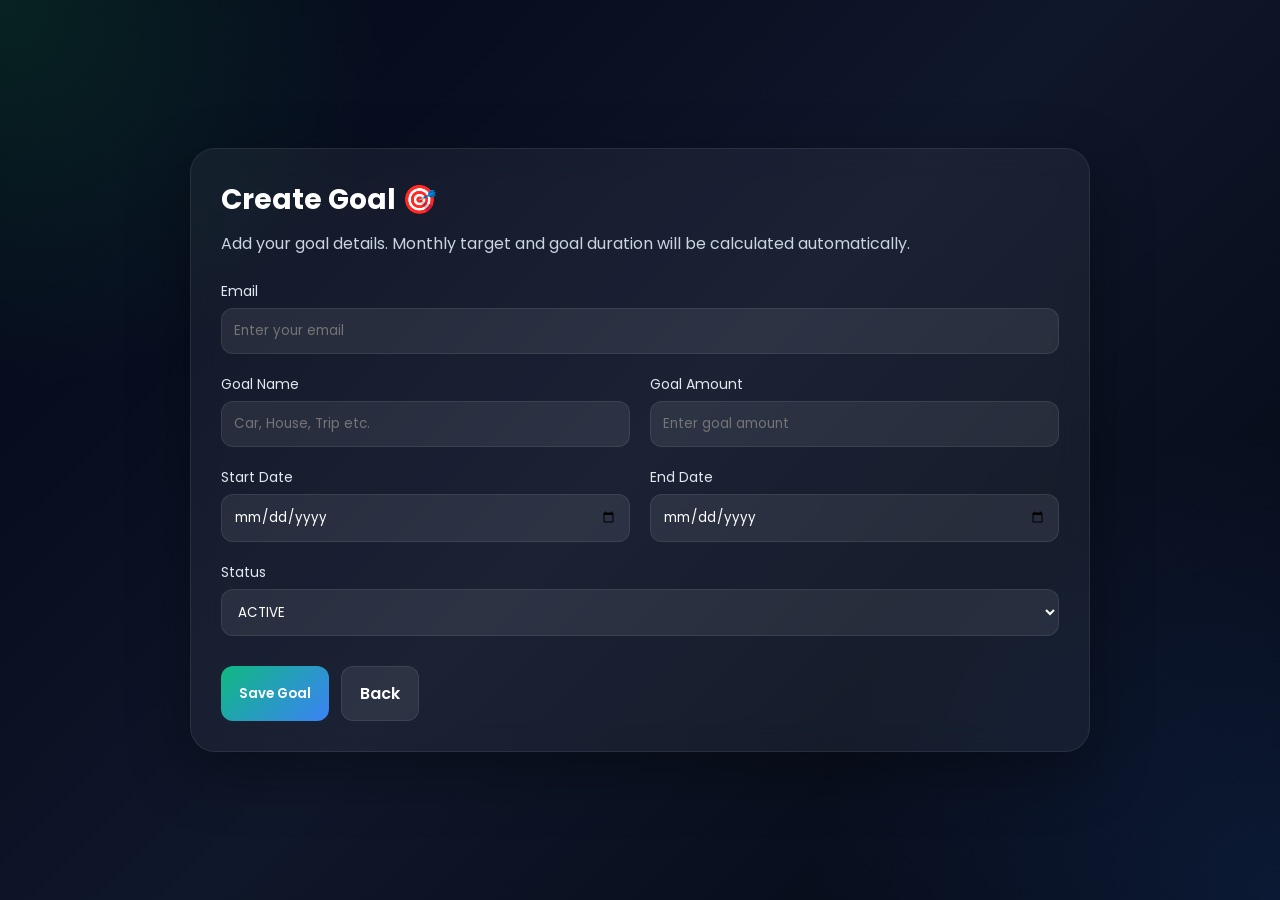
<file: archive/legacy_flask_templates/goals.html>
<!DOCTYPE html>
<html lang="en">
<head>
    <meta charset="UTF-8">
    <meta name="viewport" content="width=device-width, initial-scale=1.0">
    <title>Goals</title>
    <link href="https://fonts.googleapis.com/css2?family=Poppins:wght@300;400;500;600;700;800&display=swap" rel="stylesheet">
    <style>
        *{
            margin:0;
            padding:0;
            box-sizing:border-box;
            font-family:'Poppins',sans-serif;
        }

        body{
            min-height:100vh;
            background:
                radial-gradient(circle at top left, rgba(34,197,94,0.15), transparent 25%),
                radial-gradient(circle at bottom right, rgba(59,130,246,0.15), transparent 30%),
                linear-gradient(135deg, #020617, #0f172a, #030712);
            display:flex;
            align-items:center;
            justify-content:center;
            color:white;
            padding:20px;
        }

        .container{
            width:100%;
            max-width:900px;
            background:rgba(255,255,255,0.05);
            border-radius:25px;
            padding:30px;
            backdrop-filter:blur(15px);
            border:1px solid rgba(255,255,255,0.08);
            box-shadow:0 20px 60px rgba(0,0,0,0.35);
        }

        h1{
            font-size:28px;
            margin-bottom:10px;
        }

        .subtitle{
            color:#cbd5e1;
            margin-bottom:25px;
        }

        form{
            display:grid;
            grid-template-columns:1fr 1fr;
            gap:20px;
        }

        .full{
            grid-column:1 / -1;
        }

        .form-group{
            display:flex;
            flex-direction:column;
        }

        label{
            font-size:14px;
            margin-bottom:6px;
            color:#e2e8f0;
        }

        input, select{
            width:100%;
            padding:12px;
            border-radius:12px;
            border:1px solid rgba(255,255,255,0.08);
            outline:none;
            background:rgba(255,255,255,0.08);
            color:white;
        }

        input:focus, select:focus{
            border:1px solid #3b82f6;
            box-shadow:0 0 0 4px rgba(59,130,246,0.15);
        }

        select option{
            color:black;
        }

        .btn-row{
            grid-column:1 / -1;
            display:flex;
            gap:12px;
            flex-wrap:wrap;
            margin-top:10px;
        }

        .btn{
            padding:14px 18px;
            border-radius:12px;
            border:none;
            cursor:pointer;
            font-weight:600;
            text-decoration:none;
            transition:0.3s ease;
        }

        .primary{
            background:linear-gradient(135deg,#10b981,#3b82f6);
            color:white;
        }

        .primary:hover{
            transform:translateY(-2px);
        }

        .secondary{
            background:rgba(255,255,255,0.08);
            color:white;
            border:1px solid rgba(255,255,255,0.08);
        }

        .secondary:hover{
            background:rgba(255,255,255,0.12);
        }

        .message{
            margin-bottom:18px;
            padding:12px;
            border-radius:10px;
            display:none;
        }

        .message.error{
            display:block;
            background:rgba(239,68,68,0.15);
            color:#fecaca;
        }

        /* Popup Modal */
        .modal{
            position:fixed;
            inset:0;
            background:rgba(0,0,0,0.65);
            display:none;
            align-items:center;
            justify-content:center;
            padding:20px;
            z-index:999;
        }

        .modal-content{
            width:100%;
            max-width:500px;
            background:linear-gradient(135deg, rgba(15,23,42,0.95), rgba(30,41,59,0.95));
            border:1px solid rgba(255,255,255,0.08);
            border-radius:22px;
            padding:28px;
            box-shadow:0 20px 60px rgba(0,0,0,0.45);
            animation:fadeUp 0.35s ease;
        }

        .modal-content h2{
            font-size:24px;
            margin-bottom:14px;
        }

        .modal-content p{
            color:#cbd5e1;
            margin-bottom:12px;
            line-height:1.6;
        }

        .result-box{
            margin:18px 0;
            padding:16px;
            border-radius:14px;
            background:rgba(255,255,255,0.06);
            border:1px solid rgba(255,255,255,0.08);
        }

        .result-box strong{
            color:#ffffff;
        }

        .close-btn{
            margin-top:10px;
            width:100%;
            padding:12px;
            border:none;
            border-radius:12px;
            background:linear-gradient(135deg,#10b981,#3b82f6);
            color:white;
            font-weight:600;
            cursor:pointer;
        }

        @keyframes fadeUp{
            from{
                opacity:0;
                transform:translateY(20px);
            }
            to{
                opacity:1;
                transform:translateY(0);
            }
        }

        @media (max-width:768px){
            form{
                grid-template-columns:1fr;
            }
            .container{
                padding:22px;
            }
        }
    </style>
</head>
<body>

    <div class="container">
        <h1>Create Goal 🎯</h1>
        <p class="subtitle">Add your goal details. Monthly target and goal duration will be calculated automatically.</p>

        <div id="errorBox" class="message error" style="display:none;"></div>

        <form id="goalForm">
            <div class="form-group full">
                <label>Email</label>
                <input type="email" name="email" required placeholder="Enter your email">
            </div>

            <div class="form-group">
                <label>Goal Name</label>
                <input type="text" name="goal_name" required placeholder="Car, House, Trip etc.">
            </div>

            <div class="form-group">
                <label>Goal Amount</label>
                <input type="number" step="0.01" name="goal_amount" required placeholder="Enter goal amount">
            </div>

            <div class="form-group">
                <label>Start Date</label>
                <input type="date" name="start_date" required>
            </div>

            <div class="form-group">
                <label>End Date</label>
                <input type="date" name="end_date" required>
            </div>

            <div class="form-group full">
                <label>Status</label>
                <select name="goal_status" required>
                    <option value="ACTIVE">ACTIVE</option>
                    <option value="PAUSED">PAUSED</option>
                    <option value="ACHIEVED">ACHIEVED</option>
                    <option value="EXPIRED">EXPIRED</option>
                    <option value="INACTIVE">INACTIVE</option>
                </select>
            </div>

            <div class="btn-row">
                <button type="submit" class="btn primary">Save Goal</button>
                <a href="/dashboard" class="btn secondary">Back</a>
            </div>
        </form>
    </div>

    <!-- Popup -->
    <div class="modal" id="goalModal">
        <div class="modal-content">
            <h2>Goal Created Successfully 🎉</h2>
            <p>Your goal has been saved successfully.</p>

            <div class="result-box">
                <p><strong>Monthly Saving Target:</strong> ₹<span id="monthlyTargetValue"></span></p>
                <p><strong>Duration:</strong> <span id="durationValue"></span> months</p>
            </div>

            <button class="close-btn" onclick="closeModal()">Close</button>
        </div>
    </div>

    <script>
        const form = document.getElementById("goalForm");
        const modal = document.getElementById("goalModal");
        const monthlyTargetValue = document.getElementById("monthlyTargetValue");
        const durationValue = document.getElementById("durationValue");
        const errorBox = document.getElementById("errorBox");

        form.addEventListener("submit", async function(e){
            e.preventDefault();

            errorBox.style.display = "none";
            errorBox.innerText = "";

            const formData = new FormData(form);

            try{
                const response = await fetch("/goals", {
                    method: "POST",
                    body: formData
                });

                const data = await response.json();

                if(data.success){
                    monthlyTargetValue.innerText = data.monthlytarget;
                    durationValue.innerText = data.durationinmonth;
                    modal.style.display = "flex";
                    form.reset();
                }else{
                    errorBox.style.display = "block";
                    errorBox.innerText = data.error || "Something went wrong.";
                }
            }catch(err){
                errorBox.style.display = "block";
                errorBox.innerText = "Request failed. Please try again.";
            }
        });

        function closeModal(){
            modal.style.display = "none";
        }
    </script>

</body>
</html>
</file>
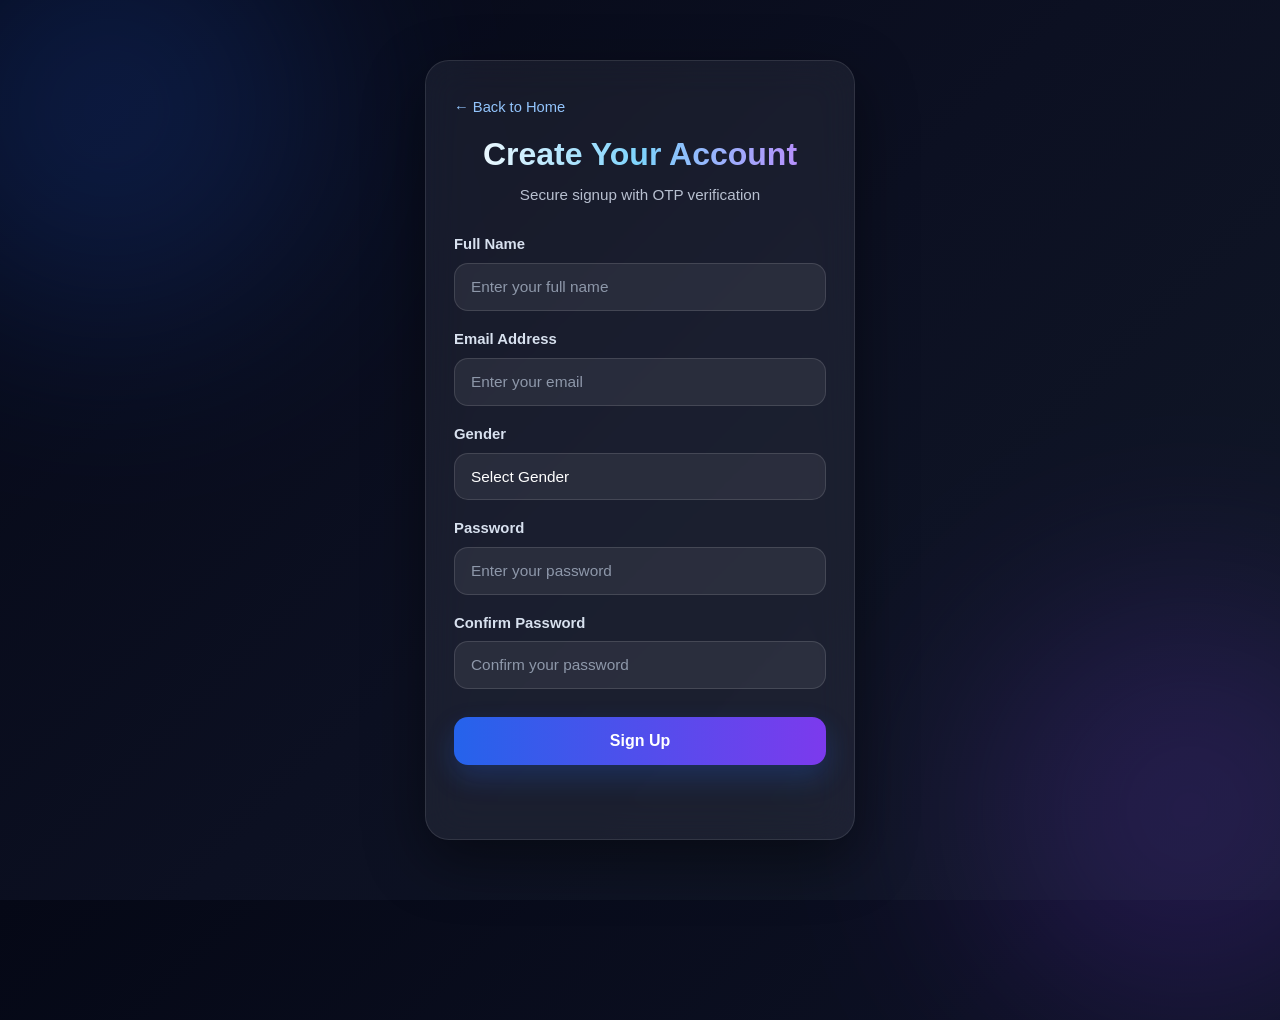
<file: archive/legacy_flask_templates/signup.html>
<!DOCTYPE html>
<html lang="en">
<head>
  <meta charset="UTF-8" />
  <meta name="viewport" content="width=device-width, initial-scale=1.0" />
  <title>Animated Dark Signup</title>
  <style>
    * {
      margin: 0;
      padding: 0;
      box-sizing: border-box;
      font-family: Arial, sans-serif;
    }

    html {
      -webkit-text-size-adjust: 100%;
    }

    body {
      min-height: 100vh;
      background: linear-gradient(135deg, #050816, #0c1022, #111827);
      overflow-x: hidden;
      color: white;
      display: flex;
      align-items: center;
      justify-content: center;
      position: relative;
      padding: 24px 16px;
    }

    body::before,
    body::after {
      content: "";
      position: absolute;
      width: 420px;
      height: 420px;
      border-radius: 50%;
      filter: blur(110px);
      opacity: 0.2;
      z-index: 0;
      animation: floatBlob 10s infinite alternate ease-in-out;
      max-width: 100%;
    }

    body::before {
      background: #2563eb;
      top: -100px;
      left: -100px;
    }

    body::after {
      background: #7c3aed;
      right: -120px;
      bottom: -120px;
      animation-delay: 2s;
    }

    @keyframes floatBlob {
      from {
        transform: translate(0, 0) scale(1);
      }
      to {
        transform: translate(30px, 20px) scale(1.1);
      }
    }

    .container {
      width: 100%;
      max-width: 470px;
      padding: 20px;
      position: relative;
      z-index: 2;
    }

    .signup-card {
      background: rgba(255, 255, 255, 0.06);
      border: 1px solid rgba(255, 255, 255, 0.1);
      backdrop-filter: blur(18px);
      -webkit-backdrop-filter: blur(18px);
      border-radius: 24px;
      padding: 36px 28px;
      box-shadow: 0 20px 60px rgba(0, 0, 0, 0.45);
      animation: fadeUp 0.8s ease;
      width: 100%;
    }

    @keyframes fadeUp {
      from {
        opacity: 0;
        transform: translateY(25px);
      }
      to {
        opacity: 1;
        transform: translateY(0);
      }
    }

    .brand {
      text-align: center;
      margin-bottom: 28px;
    }

    .brand h1 {
      font-size: 2rem;
      font-weight: 700;
      background: linear-gradient(90deg, #ffffff, #7dd3fc, #c084fc);
      -webkit-background-clip: text;
      -webkit-text-fill-color: transparent;
      margin-bottom: 10px;
      line-height: 1.2;
      word-break: break-word;
    }

    .brand p {
      color: #b8c0d0;
      font-size: 0.95rem;
      line-height: 1.5;
    }

    .input-group {
      margin-bottom: 18px;
      width: 100%;
    }

    .input-group label {
      display: block;
      margin-bottom: 8px;
      font-size: 0.93rem;
      color: #d8e1ef;
      font-weight: 600;
      line-height: 1.4;
    }

    .input-group input,
    .input-group select {
      width: 100%;
      padding: 14px 16px;
      border-radius: 14px;
      border: 1px solid rgba(255, 255, 255, 0.12);
      outline: none;
      background: rgba(255, 255, 255, 0.07);
      color: white;
      font-size: 0.96rem;
      transition: all 0.3s ease;
      appearance: none;
      -webkit-appearance: none;
      min-width: 0;
    }

    .input-group input::placeholder {
      color: #8e98aa;
    }

    .input-group select option {
      background: #111827;
      color: white;
    }

    .input-group input:focus,
    .input-group select:focus {
      border-color: #60a5fa;
      box-shadow: 0 0 0 4px rgba(96, 165, 250, 0.15);
      transform: translateY(-1px);
    }

    .signup-btn {
      width: 100%;
      padding: 15px;
      border: none;
      border-radius: 14px;
      background: linear-gradient(90deg, #2563eb, #7c3aed);
      color: white;
      font-size: 1rem;
      font-weight: 700;
      cursor: pointer;
      transition: 0.3s ease;
      margin-top: 10px;
      box-shadow: 0 12px 28px rgba(37, 99, 235, 0.24);
      display: inline-flex;
      align-items: center;
      justify-content: center;
      gap: 10px;
    }

    .signup-btn:hover {
      transform: translateY(-2px) scale(1.01);
      box-shadow: 0 18px 40px rgba(124, 58, 237, 0.28);
    }

    .signup-btn:active {
      transform: scale(0.99);
    }

    .signup-btn:disabled,
    .verify-btn:disabled,
    .cancel-btn:disabled {
      opacity: 0.7;
      cursor: not-allowed;
      transform: none !important;
    }

    .message {
      margin-top: 16px;
      min-height: 22px;
      text-align: center;
      font-size: 0.93rem;
      line-height: 1.5;
      word-break: break-word;
    }

    .success {
      color: #4ade80;
    }

    .error {
      color: #f87171;
    }

    .modal-overlay {
      position: fixed;
      inset: 0;
      display: none;
      align-items: center;
      justify-content: center;
      background: rgba(0, 0, 0, 0.72);
      z-index: 999;
      padding: 20px;
    }

    .modal-overlay.active {
      display: flex;
      animation: fadeIn 0.3s ease;
    }

    @keyframes fadeIn {
      from { opacity: 0; }
      to { opacity: 1; }
    }

    .otp-modal {
      width: 100%;
      max-width: 400px;
      background: rgba(15, 18, 30, 0.97);
      border: 1px solid rgba(255, 255, 255, 0.1);
      border-radius: 22px;
      padding: 28px 22px;
      box-shadow: 0 25px 60px rgba(0, 0, 0, 0.45);
      animation: popIn 0.3s ease;
    }

    @keyframes popIn {
      from {
        opacity: 0;
        transform: scale(0.95) translateY(20px);
      }
      to {
        opacity: 1;
        transform: scale(1) translateY(0);
      }
    }

    .otp-modal h2 {
      text-align: center;
      margin-bottom: 10px;
      font-size: 1.5rem;
      background: linear-gradient(90deg, #ffffff, #7dd3fc);
      -webkit-background-clip: text;
      -webkit-text-fill-color: transparent;
      line-height: 1.2;
      word-break: break-word;
    }

    .otp-modal p {
      text-align: center;
      color: #b7c2d4;
      margin-bottom: 18px;
      line-height: 1.5;
      font-size: 0.95rem;
    }

    .otp-input {
      width: 100%;
      padding: 15px;
      border-radius: 14px;
      border: 1px solid rgba(255, 255, 255, 0.12);
      background: rgba(255, 255, 255, 0.06);
      color: white;
      font-size: 1rem;
      letter-spacing: 4px;
      text-align: center;
      outline: none;
      margin-bottom: 16px;
      transition: 0.3s ease;
      min-width: 0;
    }

    .otp-input:focus {
      border-color: #60a5fa;
      box-shadow: 0 0 0 4px rgba(96, 165, 250, 0.15);
    }

    .modal-buttons {
      display: flex;
      gap: 10px;
      width: 100%;
    }

    .verify-btn,
    .cancel-btn {
      flex: 1;
      padding: 14px;
      border: none;
      border-radius: 12px;
      cursor: pointer;
      font-size: 0.95rem;
      font-weight: 700;
      transition: 0.3s ease;
      min-width: 0;
      display: inline-flex;
      align-items: center;
      justify-content: center;
      gap: 10px;
    }

    .verify-btn {
      background: linear-gradient(90deg, #2563eb, #7c3aed);
      color: white;
    }

    .cancel-btn {
      background: rgba(255, 255, 255, 0.08);
      color: white;
      border: 1px solid rgba(255, 255, 255, 0.1);
    }

    .verify-btn:hover,
    .cancel-btn:hover {
      transform: translateY(-2px);
    }

    .back-link {
      display: inline-block;
      margin-bottom: 18px;
      color: #93c5fd;
      text-decoration: none;
      font-size: 0.92rem;
      line-height: 1.4;
    }

    .back-link:hover {
      text-decoration: underline;
    }

    .btn-loader {
      width: 16px;
      height: 16px;
      border: 2px solid rgba(255, 255, 255, 0.35);
      border-top-color: #ffffff;
      border-radius: 50%;
      display: none;
      animation: spin 0.8s linear infinite;
      flex-shrink: 0;
    }

    .btn-loading .btn-loader {
      display: inline-block;
    }

    @keyframes spin {
      to {
        transform: rotate(360deg);
      }
    }

    @media (max-width: 768px) {
      body {
        padding: 20px 14px;
      }

      .container {
        padding: 12px;
        max-width: 560px;
      }

      .signup-card {
        padding: 30px 22px;
      }

      .brand h1 {
        font-size: 1.8rem;
      }

      .otp-modal {
        padding: 24px 20px;
      }
    }

    @media (max-width: 520px) {
      body {
        align-items: flex-start;
        padding: 16px 10px;
      }

      .container {
        padding: 8px;
      }

      .signup-card {
        padding: 24px 18px;
        border-radius: 20px;
      }

      .brand {
        margin-bottom: 22px;
      }

      .brand h1 {
        font-size: 1.65rem;
      }

      .brand p {
        font-size: 0.9rem;
      }

      .input-group input,
      .input-group select,
      .signup-btn,
      .otp-input,
      .verify-btn,
      .cancel-btn {
        font-size: 0.95rem;
      }

      .otp-modal {
        border-radius: 18px;
        padding: 22px 16px;
      }

      .otp-modal h2 {
        font-size: 1.3rem;
      }

      .modal-buttons {
        flex-direction: column;
      }
    }

    @media (max-width: 380px) {
      .signup-card {
        padding: 20px 14px;
      }

      .brand h1 {
        font-size: 1.45rem;
      }

      .otp-input {
        letter-spacing: 2px;
      }
    }
  </style>
</head>
<body>
  <div class="container">
    <div class="signup-card">
      <a href="/" class="back-link">← Back to Home</a>

      <div class="brand">
        <h1>Create Your Account</h1>
        <p>Secure signup with OTP verification</p>
      </div>

      <form id="signupForm">
        <div class="input-group">
          <label for="name">Full Name</label>
          <input type="text" id="name" placeholder="Enter your full name" required />
        </div>

        <div class="input-group">
          <label for="email">Email Address</label>
          <input type="email" id="email" placeholder="Enter your email" required />
        </div>

        <div class="input-group">
          <label for="gender">Gender</label>
          <select id="gender" required>
            <option value="">Select Gender</option>
            <option value="Male">Male</option>
            <option value="Female">Female</option>
          </select>
        </div>

        <div class="input-group">
          <label for="password">Password</label>
          <input type="password" id="password" placeholder="Enter your password" required />
        </div>

        <div class="input-group">
          <label for="confirmPassword">Confirm Password</label>
          <input type="password" id="confirmPassword" placeholder="Confirm your password" required />
        </div>

        <button type="submit" class="signup-btn" id="signupBtn">
          <span class="btn-text">Sign Up</span>
          <span class="btn-loader"></span>
        </button>
        <div id="formMessage" class="message"></div>
      </form>
    </div>
  </div>

  <div class="modal-overlay" id="otpModal">
    <div class="otp-modal">
      <h2>Verify OTP</h2>
      <p>Please enter the OTP to complete your registration.</p>

      <input type="text" id="otpInput" class="otp-input" maxlength="6" placeholder="Enter OTP" />

      <div class="modal-buttons">
        <button type="button" class="cancel-btn" id="cancelOtp">Cancel</button>
        <button type="button" class="verify-btn" id="verifyOtp">
          <span class="btn-text">Verify</span>
          <span class="btn-loader"></span>
        </button>
      </div>

      <div id="otpMessage" class="message"></div>
    </div>
  </div>

  <script>
    const signupForm = document.getElementById("signupForm");
    const formMessage = document.getElementById("formMessage");
    const otpModal = document.getElementById("otpModal");
    const otpInput = document.getElementById("otpInput");
    const verifyOtpBtn = document.getElementById("verifyOtp");
    const cancelOtpBtn = document.getElementById("cancelOtp");
    const otpMessage = document.getElementById("otpMessage");
    const signupBtn = document.getElementById("signupBtn");

    let currentEmail = "";

    function setButtonLoading(button, isLoading) {
      if (isLoading) {
        button.disabled = true;
        button.classList.add("btn-loading");
      } else {
        button.disabled = false;
        button.classList.remove("btn-loading");
      }
    }

    signupForm.addEventListener("submit", async function (e) {
      e.preventDefault();

      formMessage.textContent = "";
      formMessage.className = "message";

      const name = document.getElementById("name").value.trim();
      const email = document.getElementById("email").value.trim();
      const gender = document.getElementById("gender").value;
      const password = document.getElementById("password").value;
      const confirmPassword = document.getElementById("confirmPassword").value;

      if (!name || !email || !gender || !password || !confirmPassword) {
        formMessage.textContent = "Please fill all fields.";
        formMessage.classList.add("error");
        return;
      }

      if (password !== confirmPassword) {
        formMessage.textContent = "Passwords do not match.";
        formMessage.classList.add("error");
        return;
      }

      if (password.length < 6) {
        formMessage.textContent = "Password must be at least 6 characters.";
        formMessage.classList.add("error");
        return;
      }

      setButtonLoading(signupBtn, true);

      try {
        const response = await fetch("/send-otp", {
          method: "POST",
          headers: {
            "Content-Type": "application/json"
          },
          body: JSON.stringify({
            name,
            email,
            gender,
            password,
            confirmPassword
          })
        });

        const data = await response.json();

        if (!response.ok) {
          throw new Error(data.message || "Failed to send OTP.");
        }

        currentEmail = email;
        formMessage.textContent = data.message;
        formMessage.classList.add("success");
        otpModal.classList.add("active");

      } catch (error) {
        formMessage.textContent = error.message;
        formMessage.classList.add("error");
      } finally {
        setButtonLoading(signupBtn, false);
      }
    });

    verifyOtpBtn.addEventListener("click", async function () {
      otpMessage.textContent = "";
      otpMessage.className = "message";

      const otp = otpInput.value.trim();

      if (!otp) {
        otpMessage.textContent = "Please enter OTP.";
        otpMessage.classList.add("error");
        return;
      }

      setButtonLoading(verifyOtpBtn, true);
      cancelOtpBtn.disabled = true;

      try {
        const response = await fetch("/verify-otp", {
          method: "POST",
          headers: {
            "Content-Type": "application/json"
          },
          body: JSON.stringify({
            email: currentEmail,
            otp: otp
          })
        });

        const data = await response.json();

        if (!response.ok) {
          throw new Error(data.message || "OTP verification failed.");
        }

        otpMessage.textContent = data.message;
        otpMessage.classList.add("success");

        setTimeout(() => {
          otpModal.classList.remove("active");
          signupForm.reset();
          otpInput.value = "";
          otpMessage.textContent = "";
          otpMessage.className = "message";
          currentEmail = "";

          formMessage.textContent = "Registration completed successfully.";
          formMessage.className = "message success";
        }, 1200);

      } catch (error) {
        otpMessage.textContent = error.message;
        otpMessage.classList.add("error");
      } finally {
        setButtonLoading(verifyOtpBtn, false);
        cancelOtpBtn.disabled = false;
      }
    });

    cancelOtpBtn.addEventListener("click", function () {
      otpModal.classList.remove("active");
      otpInput.value = "";
      otpMessage.textContent = "";
      otpMessage.className = "message";
    });

    window.addEventListener("click", function (e) {
      if (e.target === otpModal) {
        otpModal.classList.remove("active");
        otpInput.value = "";
        otpMessage.textContent = "";
        otpMessage.className = "message";
      }
    });
  </script>
</body>
</html>
</file>
